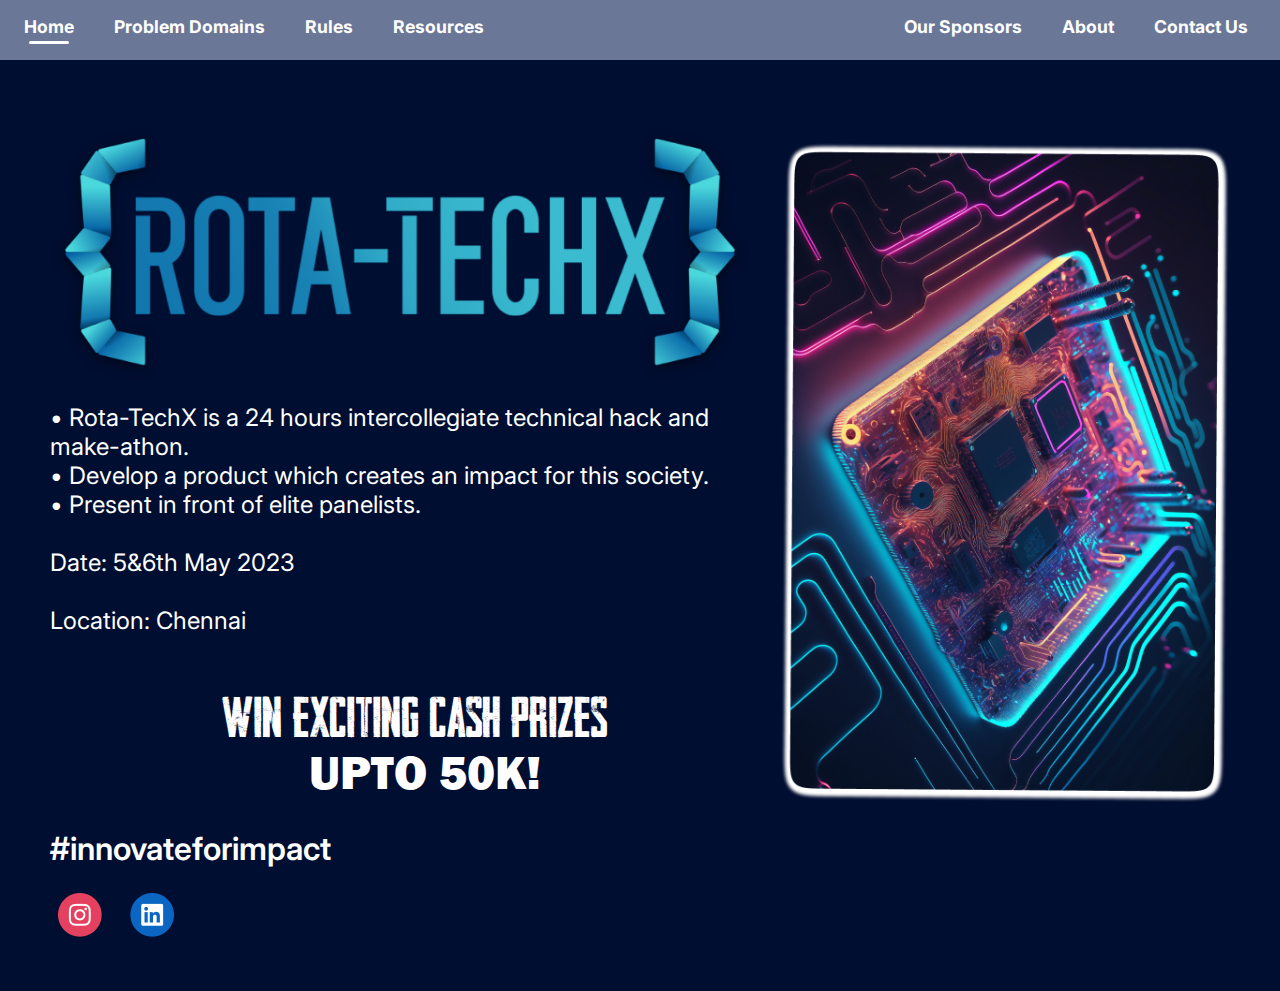
<file: index.html>
<!DOCTYPE html>
<html lang="en">
<head>
   <title>Document</title>
   <link rel="stylesheet" href="index.css">
</head>
<body class="home">
   <nav class="navdesk">
      <section style="padding: 10px;">
         <a href=""><button class="navbtn">Home<center><div class="active"></div></center></button></a>
         <a href="./prob_domain.html"><button class="navbtn">Problem&nbsp;Domains</button></a>
         <a href="./rules.html"><button class="navbtn">Rules</button></a>
         <a href="./resources.html"><button class="navbtn">Resources</button></a>
      </section>
      <section style="padding: 10px;">
         <a href="./sponsors.html"><button class="navbtn">Our Sponsors</button></a>
         <a href="./about.html"><button class="navbtn">About</button></a>
         <a href="./contact.html"><button class="navbtn">Contact Us</button></a>
      </section>
   </nav>
   <nav class="navmobile">
      <button onclick="openmenu();" style="background: transparent; border: transparent;"><h2 style="padding: 1.5rem; font-family: 'Inter'; font-size: 3rem;">☰ ROTA-TECHX</h2></button>
      <div class="nav-mob-list" id="nav-mob-list" style="display: none;">
         <center>
            <a href="./index.html" ><button class="navbtn" style="font-size: 2.5rem; margin-top: 10px;">Home<center><div class="active"></div></center></button></a><br>
            <a href="./prob_domain.html"><button class="navbtn" style="font-size: 2.5rem; margin-top: 10px;">Problem Domains</button></a><br>
            <a href="./rules.html"><button class="navbtn" style="font-size: 2.5rem; margin-top: 10px;">Rules</button></a><br>
            <a href="./resources.html"><button class="navbtn" style="font-size: 2.5rem; margin-top: 10px;">Resources</button></a><br>
            <a href="./sponsors.html"><button class="navbtn" style="font-size: 2.5rem; margin-top: 10px;">Our Sponsors</button></a><br>
            <a href="./about.html"><button class="navbtn" style="font-size: 2.5rem; margin-top: 10px;">About</button></a><br>
            <a href="./contact.html"><button class="navbtn" style="font-size: 2.5rem; margin-top: 10px;">Contact Us</button></a><br>
         </center>
      </div>
   </nav>
   <div class="main">
      <section style="align-items: center;">
         <img src="./Images/Roto techX - no tagline 2.png" alt="" width="700px">
         <p style="font-size: x-large;">• Rota-TechX  is a 24 hours intercollegiate technical hack and make-athon.</br>
         • Develop a product which creates an impact for this society.</br> 
         • Present in front of elite panelists. <br><br>
         Date: 5&6th May 2023 <br><br>
         Location: Chennai</p><br><br>

         <div style=" margin: 1rem 0 0 0rem;"> 
            <center>
            <section style="margin-left: 0rem;">
               <p style="font-family: Awakenning; font-size: 3rem;" id="win">WIN&nbsp;EXCITING&nbsp;CASH&nbsp;PRIZES<br></p>
               <p style="font-family: frahv, sans-serif; font-size: 3rem; margin-left: 20px;">UPTO 50K!</p>
            </section></center>
<!--
            <section style="margin: 0 0 0 4rem">
               <h1 style="font-family:'Inter', sans-serif; font-size: 3rem; margin: 1rem 4rem 0 0rem;">X</h1>
            </section>   

            <section>
               <h1 style="font-family: 'Inter', sans-serif; font-size: 3rem; margin-top: 1rem;">INTERNSHIP</h1>
            </section> -->
         </div>
         <p style="font-size: 2rem; font-weight: 600;margin: 25px 0 25px 0;" id="innovate-text">#innovateforimpact</p>
         <a href="https://www.instagram.com/rotaract_club_of_svce/?igshid=YmMyMTA2M2Y%3D"><img src="./Logos/Instagram.png" alt="" id="social-logo"></a>
         <a href="https://www.linkedin.com/in/rotaract-club-svce-9b297b246/"><img src="./Logos/linkedin.png" alt="" id="social-logo"></a>

      </section>

      <section style="align-items: center;">
         <img src="./Images/central-computer-processor-with-neon-lights-integrated-microchip-circuit-board-server 1.png" alt="" width="450px" style="margin-top: 2rem;">
      </section>
   </div>
   <script src="./index.js"></script>
</body>
</html>
</file>
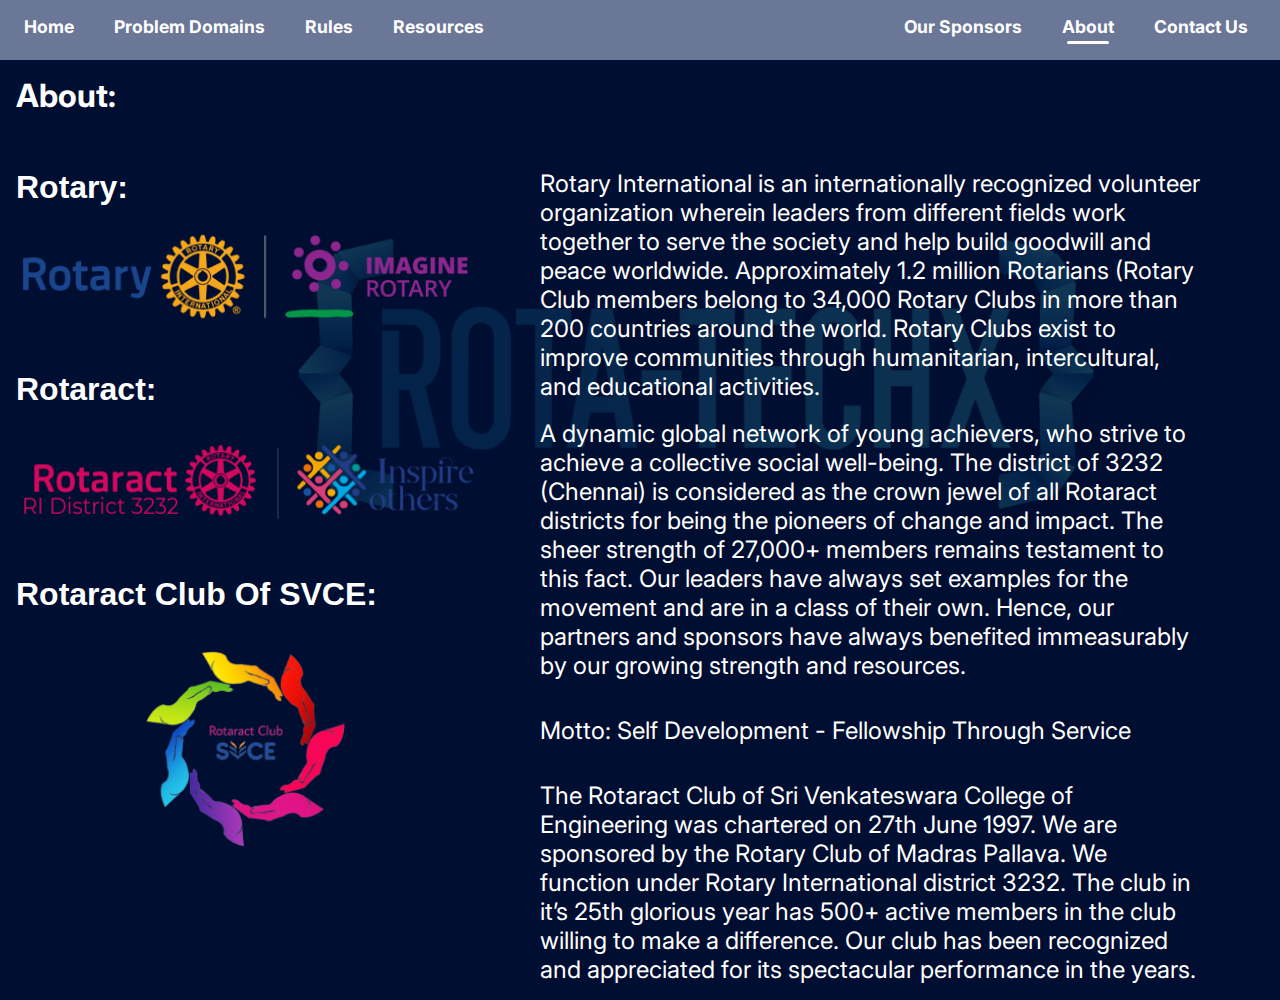
<file: about.html>
<!DOCTYPE html>
<html lang="en">
<head>
   <meta charset="UTF-8">
   <meta http-equiv="X-UA-Compatible" content="IE=edge">
   <meta name="viewport" content="width=device-width, initial-scale=1.0">
   <title>Document</title>
   <link rel="stylesheet" href="index.css">
</head>
<body class="about">
   <nav class="navdesk">
      <section style="padding: 10px;">
         <a href="./index.html"><button class="navbtn">Home</button></a>
         <a href="./prob_domain.html"><button class="navbtn">Problem Domains</button></a>
         <a href="./rules.html"><button class="navbtn">Rules</button></a>
         <a href="./resources.html"><button class="navbtn">Resources</button></a>
      </section>
      <section style="padding: 10px;">
         <a href="./sponsors.html"><button class="navbtn">Our Sponsors</button></a>
         <a href="./about.html"><button class="navbtn">About<center><div class="active"></div></center></button></a>
         <a href="./contact.html"><button class="navbtn">Contact Us</button></a>
      </section>
   </nav>
   <nav class="navmobile">
      <button onclick="openmenu();" style="background: transparent; border: transparent;"><h2 style="padding: 1.5rem; font-family: 'Inter'; font-size: 3rem;" id="about-nav-mob-head">☰ ROTA-TECHX</h2></button>
      <div class="nav-mob-list" id="nav-mob-list" style="display: none;">
         <center>
            <a href="./index.html" ><button class="navbtn" style="font-size: 1.2rem; margin-top: 0px;">Home</button></a><br>
            <a href="./prob_domain.html"><button class="navbtn" style="font-size: 1.2rem; margin-top: 0px;">Problem Domains</button></a><br>
            <a href="./rules.html"><button class="navbtn" style="font-size: 1.2rem; margin-top: 0px;">Rules</button></a><br>
            <a href="./resources.html"><button class="navbtn" style="font-size: 1.2rem; margin-top: 0px;">Resources</button></a><br>
            <a href="./sponsors.html"><button class="navbtn" style="font-size: 1.2rem; margin-top: 0px;">Our Sponsors</button></a><br>
            <a href="./about.html"><button class="navbtn" style="font-size: 1.2rem; margin-top: 0px;">About<center><div class="active"></div></center></button></a><br>
            <a href="./contact.html"><button class="navbtn" style="font-size: 1.2rem; margin-top: 0px;">Contact Us</button></a><br>
         </center>
      </div>
   </nav>
   <div style="margin: 1rem;">
      <h1 style="font-family: 'Inter';">About:</h1><br><br><br>
      <div style="display: grid; grid-template-columns: auto auto;" id="about-desk">
         <section>
            <h1 style="font-family: 'Franklin Gothic Medium', 'Arial Narrow', Arial, sans-serif;">Rotary: </h1><br>
            <img src="./Images/T2223-EN-Lockup-RGB 1.png" alt="" width="460px"><br><br><br>
            <h1 style="font-family: 'Franklin Gothic Medium', 'Arial Narrow', Arial, sans-serif;">Rotaract: </h1><br>
            <img src="./Images/Logo_final_INS_lockup 1.png" alt="" width="460px"><br><br><br>
            <h1 style="font-family: 'Franklin Gothic Medium', 'Arial Narrow', Arial, sans-serif;">Rotaract Club Of SVCE: </h1><br><br>
            <center><img src="./Images/RAC SVCE 1 1.png" alt="" width="200px"></center>
         </section >
         <section style="margin: 0 4rem 0 4rem;">
            <p style="font-size: 1.5rem;">Rotary International is an internationally recognized volunteer organization wherein leaders from different fields work together to serve the society and help build goodwill and peace worldwide. Approximately 1.2 million Rotarians (Rotary Club members belong to 34,000 Rotary Clubs in more than 200 countries around the world. Rotary Clubs exist to improve communities through humanitarian, intercultural, and educational activities.</p><br>
            <p style="font-size: 1.5rem;">A dynamic global network of young achievers, who strive to achieve a collective social well-being. The district of 3232 (Chennai) is considered as the crown jewel of all Rotaract districts for being the pioneers of change and impact. The sheer strength of 27,000+ members remains testament to this fact. Our leaders have always set examples for the movement and are in a class of their own. Hence, our partners and sponsors have always benefited immeasurably by our growing strength and resources.</p><br><br>
            <p style="font-size: 1.5rem;">Motto: Self Development - Fellowship Through Service</p><br><br>
            <p style="font-size: 1.5rem;">The Rotaract Club of Sri Venkateswara College of Engineering was chartered on 27th June 1997. We are sponsored by the Rotary Club of Madras Pallava. We function under Rotary International district 3232. The club in it’s 25th glorious year has 500+ active members in the club willing to make a difference. Our club has been recognized and appreciated for its spectacular performance in the years.</p>
         </section>
      </div>
      <div class="about-mob">
         <section style="margin: 0 4rem 0 4rem;">
            <h1 style="font-family: 'Franklin Gothic Medium', 'Arial Narrow', Arial, sans-serif;">Rotary: </h1><br>
            <img src="./Images/T2223-EN-Lockup-RGB 1.png" alt="" width="300px"><br><br><br>
            <p style="font-size: 1rem;">Rotary International is an internationally recognized volunteer organization wherein leaders from different fields work together to serve the society and help build goodwill and peace worldwide. Approximately 1.2 million Rotarians (Rotary Club members belong to 34,000 Rotary Clubs in more than 200 countries around the world. Rotary Clubs exist to improve communities through humanitarian, intercultural, and educational activities.</p><br>
            <h1 style="font-family: 'Franklin Gothic Medium', 'Arial Narrow', Arial, sans-serif;">Rotaract: </h1><br>
            <img src="./Images/Logo_final_INS_lockup 1.png" alt="" width="300px"><br><br><br>
            <p style="font-size: 1rem;">A dynamic global network of young achievers, who strive to achieve a collective social well-being. The district of 3232 (Chennai) is considered as the crown jewel of all Rotaract districts for being the pioneers of change and impact. The sheer strength of 27,000+ members remains testament to this fact. Our leaders have always set examples for the movement and are in a class of their own. Hence, our partners and sponsors have always benefited immeasurably by our growing strength and resources.</p><br><br>
            <h1 style="font-family: 'Franklin Gothic Medium', 'Arial Narrow', Arial, sans-serif;">Rotaract Club Of SVCE: </h1><br><br>
            <center><img src="./Images/RAC SVCE 1 1.png" alt="" width="150px"></center>
            <p style="font-size: 1rem;">Motto: Self Development - Fellowship Through Service</p><br><br>
            <p style="font-size: 1rem;">The Rotaract Club of Sri Venkateswara College of Engineering was chartered on 27th June 1997. We are sponsored by the Rotary Club of Madras Pallava. We function under Rotary International district 3232. The club in it’s 25th glorious year has 500+ active members in the club willing to make a difference. Our club has been recognized and appreciated for its spectacular performance in the years.</p>
         </section>
         <br><br>
      </div>
   </div>
   <script src="./index.js"></script>

</body>
</html>
</file>
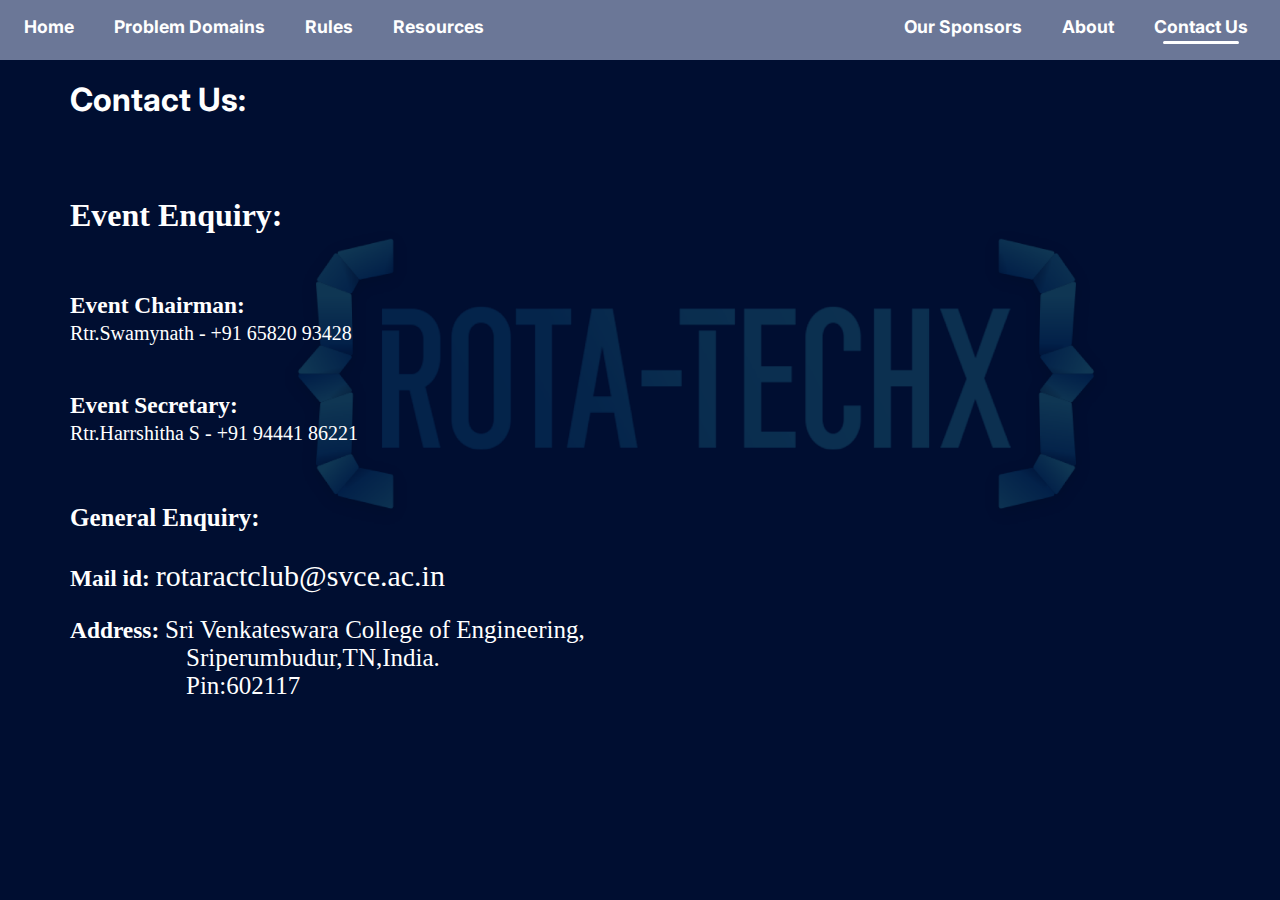
<file: contact.html>
<!DOCTYPE html>
<html lang="en">
<head>
   <title>Document</title>
   <link rel="stylesheet" href="index.css">
</head>
<body class="resource">
   <nav class="navdesk">
      <section style="padding: 10px;">
         <a href="./index.html"><button class="navbtn">Home</button></a>
         <a href="./prob_domain.html"><button class="navbtn">Problem Domains</button></a>
         <a href="./rules.html"><button class="navbtn">Rules</button></a>
         <a href="./resources.html"><button class="navbtn">Resources</button></a>
      </section>
      <section style="padding: 10px;">
         <a href="./sponsors.html"><button class="navbtn">Our Sponsors</button></a>
         <a href="./about.html"><button class="navbtn">About</button></a>
         <a href=""><button class="navbtn">Contact Us<center><div class="active"></div></center></button></a>
      </section>
   </nav>
   <nav class="navmobile">
      <button onclick="openmenu();" style="background: transparent; border: transparent;"><h2 style="padding: 1.5rem; font-family: 'Inter'; font-size: 3rem;">☰ ROTA-TECHX</h2></button>
      <div class="nav-mob-list" id="nav-mob-list" style="display: none;">
         <center>
            <a href="./index.html" ><button class="navbtn" style="font-size: 2.5rem; margin-top: 10px;">Home</button></a><br>
            <a href="./prob_domain.html"><button class="navbtn" style="font-size: 2.5rem; margin-top: 10px;">Problem Domains</button></a><br>
            <a href="./rules.html"><button class="navbtn" style="font-size: 2.5rem; margin-top: 10px;">Rules</button></a><br>
            <a href="./resources.html"><button class="navbtn" style="font-size: 2.5rem; margin-top: 10px;">Resources</button></a><br>
            <a href="./sponsors.html"><button class="navbtn" style="font-size: 2.5rem; margin-top: 10px;">Our Sponsors</button></a><br>
            <a href="./about.html"><button class="navbtn" style="font-size: 2.5rem; margin-top: 10px;">About</button></a><br>
            <a href="./contact.html"><button class="navbtn" style="font-size: 2.5rem; margin-top: 10px;">Contact Us<center><div class="active"></div></center></button></a><br>
         </center>
      </div>
   </nav>
   <div style="font-family: Franklin Gothic,Demi Cond;">
<h1 style="font-size:2rem" class="header">Contact Us:</h1>
<br>
<h1 class="header2">Event Enquiry:</h1>
<br>
<div class="par-cont">
<!-- <h3 class="mail" style="margin-top:-15px;">Mail id:&nbsp;<span>rotatechx@gmail.com</span></h3><br> -->
<h3 class="mail">Event Chairman:&nbsp;<br><span style="font-size: 20px;">Rtr.Swamynath - +91 65820 93428</span></h3><br><br>
<h3 class="mail">Event Secretary:&nbsp;<br><span style="font-size: 20px;">Rtr.Harrshitha S - +91 94441 86221</span></h3>
<br>
<h1 style="margin-top: 35px; font-size: 25px;">General Enquiry:</h1>
<br>
<h3 class="mail" style="margin-top: 4px;">Mail id:&nbsp;<span>rotaractclub@svce.ac.in</span></h3><br>
<h3 class="mail">Address:&nbsp;<span style="font-size: 25px;">Sri Venkateswara College of Engineering,<br><div style="margin-left: 116px;">
   Sriperumbudur,TN,India.<br>Pin:602117</span></div></h3>
</div>
</div>
<script src="./index.js"></script>

   </body>
   </html>
</file>
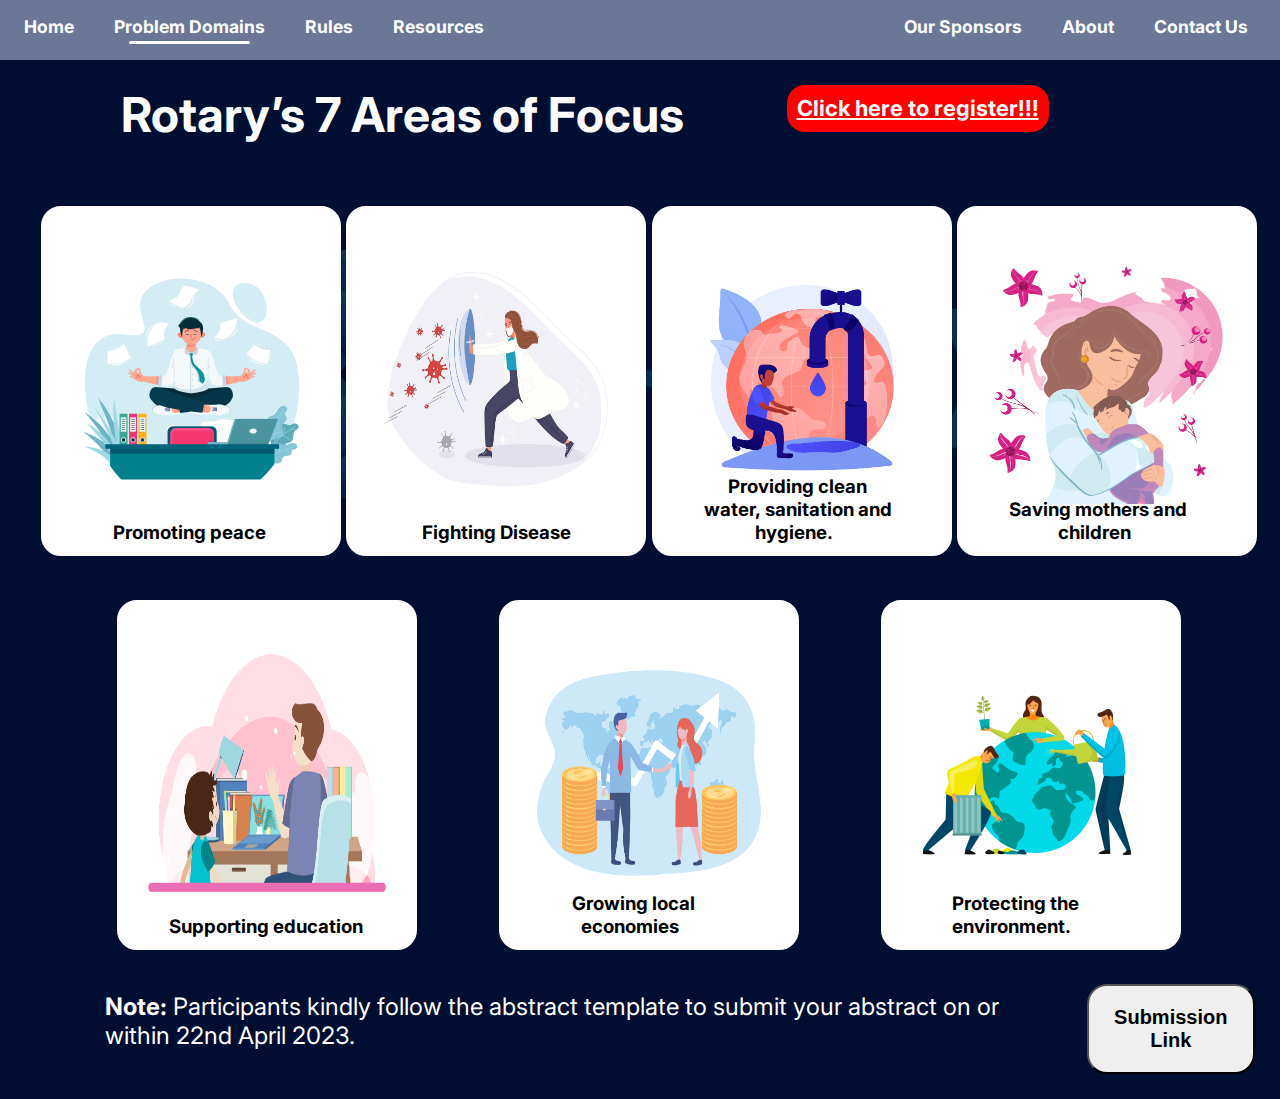
<file: prob_domain.html>
<!DOCTYPE html>
<html lang="en">
<head>
   <title>Document</title>
   <link rel="stylesheet" href="index.css">
</head>
<body class="probdomain">
   <nav class="navdesk">
      <section style="padding: 10px;">
         <a href="./index.html"><button class="navbtn">Home</button></a>
         <a href=""><button class="navbtn">Problem&nbsp;Domains<center><div class="active"></div></center></button></a>
         <a href="./rules.html"><button class="navbtn">Rules</button></a>
         <a href="./resources.html"><button class="navbtn">Resources</button></a>
      </section>
      <section style="padding: 10px;">
         <a href="./sponsors.html"><button class="navbtn">Our Sponsors</button></a>
         <a href="./about.html"><button class="navbtn">About</button></a>
         <a href="./contact.html"><button class="navbtn">Contact Us</button></a>
      </section>
   </nav>
   <nav class="navmobile">
      <button onclick="openmenu();" style="background: transparent; border: transparent;"><h2 style="padding: 1.5rem; font-family: 'Inter'; font-size: 3rem;">☰ ROTA-TECHX</h2></button>
      <div class="nav-mob-list" id="nav-mob-list" style="display: none;">
         <center>
            <a href="./index.html" ><button class="navbtn" style="font-size: 2.5rem; margin-top: 10px;">Home</button></a><br>
            <a href="./prob_domain.html"><button class="navbtn" style="font-size: 2.5rem; margin-top: 10px;">Problem Domains<center><div class="active"></div></center></button></a><br>
            <a href="./rules.html"><button class="navbtn" style="font-size: 2.5rem; margin-top: 10px;">Rules</button></a><br>
            <a href="./resources.html"><button class="navbtn" style="font-size: 2.5rem; margin-top: 10px;">Resources</button></a><br>
            <a href="./sponsors.html"><button class="navbtn" style="font-size: 2.5rem; margin-top: 10px;">Our Sponsors</button></a><br>
            <a href="./about.html"><button class="navbtn" style="font-size: 2.5rem; margin-top: 10px;">About</button></a><br>
            <a href="./contact.html"><button class="navbtn" style="font-size: 2.5rem; margin-top: 10px;">Contact Us</button></a><br>
         </center>
      </div>
   </nav>
   <div style="margin: 25px;">
      <section style="display: flex; justify-content: space-between; margin: 0 6rem 0 6rem;">
         <!-- <center> -->
            <center><h1 style="font-family: 'Inter',sans-serif; font-size: 3rem;" id="rotary-heading">Rotary’s 7 Areas of Focus</h1><br><br></center>
            <a href="https://forms.gle/bwoPdzJupSbRSz8w5"><center><button  class="button" style="margin-top: 0;"><u style="font-family: 'Inter'; font-weight: bold;" id="click-here-probdomain"> Click here to register!!!</u></button></center></a><br><br>
         <!-- </center> -->
      </section>
      <section>
         <div id="event-list1" style="display: flex; justify-content: space-evenly;  margin-top: 10px;" >
            <div class="container">
               <a href="https://www.rotary.org/en/our-causes/promoting-peace" ><button class="event_button"><img src="./Images/peace.png" alt="" width="250px" height="250px" style="border-radius: 20px;"></button>
               <h3 class="bottom-left" >&nbsp;&nbsp;&nbsp;&nbsp;&nbsp;Promoting&nbsp;peace&nbsp;&nbsp;</h3></a>
            </div>
            <div class="container">
               <a href="https://www.rotary.org/en/our-causes/fighting-disease"><button class="event_button"><img src="./Images/disease.png" alt="" width="250px" height="250px" style="border-radius: 20px;"></button>
               <h3 class="bottom-left" >&nbsp;&nbsp;&nbsp;&nbsp;&nbsp;&nbsp;Fighting&nbsp;Disease&nbsp;&nbsp;</h3></a>
            </div>
            <div class="container">
               <a href="https://www.rotary.org/en/our-causes/providing-clean-water"><button class="event_button"><img src="./Images/water  sanitatin.jpg" alt="" width="250px" height="250px" style="border-radius: 20px;"></button>
               <h3 class="bottom-left water" >Providing&nbsp;clean water,&nbsp;sanitation&nbsp;and hygiene.&nbsp;&nbsp;</h3></a>
            </div>
            <div class="container">
               <a href="https://www.rotary.org/en/our-causes/saving-mothers-and-children"><button class="event_button"><img src="./Images/maternal and child.png" alt="" width="250px" height="250px" style="border-radius: 20px;"></button>
               <h3 class="bottom-left mother" >Saving&nbsp;mothers&nbsp;and children&nbsp;&nbsp;</h3></a>
            </div>
         </div>
         <div id="event-list2" style="display: flex; justify-content: space-evenly;  margin-top: 10px;">
            <div class="container">
               <a href="https://www.rotary.org/en/our-causes/supporting-education"><button class="event_button"><img src="./Images/education.png" alt="" width="250px" height="250px" style="border-radius: 20px;"></button>
               <h3 class="bottom-left education" > Supporting&nbsp;education&nbsp;&nbsp;</h3></a>
            </div>
            <div class="container">
               <a href="https://www.rotary.org/en/our-causes/growing-local-economies"><button class="event_button"><img src="./Images/economic dev..png" alt="" width="250px" height="250px" style="border-radius: 20px;"></button>
               <h3 class="bottom-left economy" >Growing&nbsp;local economies&nbsp;&nbsp;</h3></a>
            </div>
            <div class="container">
               <a href="https://www.rotary.org/en/our-causes/protecting-environment"><button class="event_button"><img src="./Images/environment.png" alt="" width="250px" height="250px" style="border-radius: 20px;"></button>
               <h3 class="bottom-left environment" >Protecting&nbsp;the environment.&nbsp;&nbsp;</h3></a>
            </div>
         </div>
      </section>

      <section style="display: flex;">
         <p style="font-size: x-large; margin: 1.5rem 0 0 5rem;"><strong>Note:</strong> Participants kindly follow the abstract template to submit your abstract on or within 22nd April 2023.</p>
         <a href="https://forms.gle/bwoPdzJupSbRSz8w5" style="margin: 1rem 0 0 2rem;"><center><button style="padding: 20px; border-radius: 20px;"><h2 style="color:black;" id="submission-btn">Submission Link</h2></button></center></a>
      </section>

   </div>
   <script src="./index.js"></script>

</body>
</html>
</file>
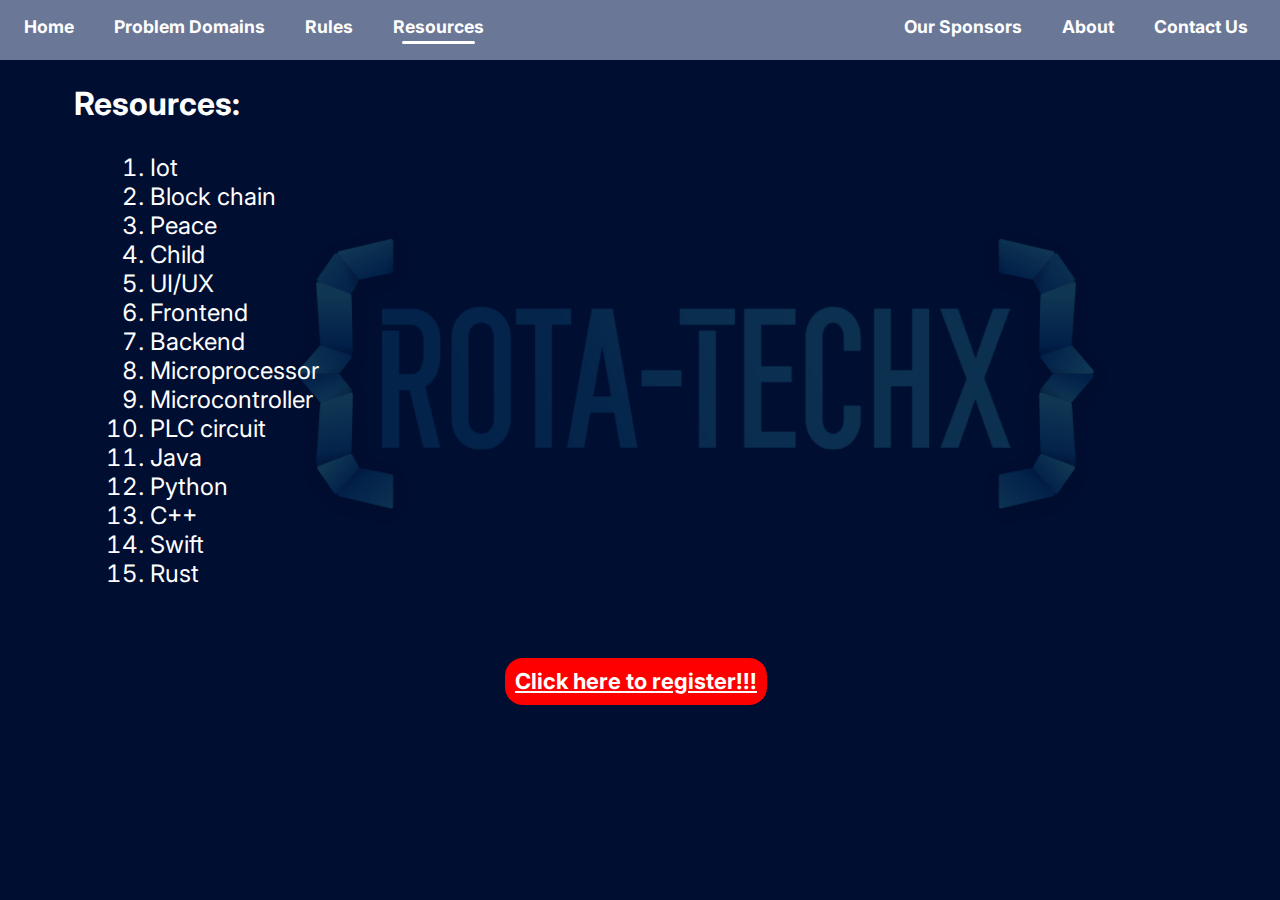
<file: resources.html>
<!DOCTYPE html>
<html lang="en">
<head>
   <title>Document</title>
   <link rel="stylesheet" href="index.css">
</head>
<body class="resource">
   <nav class="navdesk">
      <section style="padding: 10px;">
         <a href="./index.html"><button class="navbtn">Home</button></a>
         <a href="./prob_domain.html"><button class="navbtn">Problem Domains</button></a>
         <a href="./rules.html"><button class="navbtn">Rules</button></a>
         <a href=""><button class="navbtn">Resources<center><div class="active"></div></center></button></a>
      </section>
      <section style="padding: 10px;">
         <a href="./sponsors.html"><button class="navbtn">Our Sponsors</button></a>
         <a href="./about.html"><button class="navbtn">About</button></a>
         <a href="./contact.html"><button class="navbtn">Contact Us</button></a>
      </section>
   </nav>
   <nav class="navmobile">
      <button onclick="openmenu();" style="background: transparent; border: transparent;"><h2 style="padding: 1.5rem; font-family: 'Inter'; font-size: 3rem;">☰ ROTA-TECHX</h2></button>
      <div class="nav-mob-list" id="nav-mob-list" style="display: none;">
         <center>
            <a href="./index.html" ><button class="navbtn" style="font-size: 2.5rem; margin-top: 10px;">Home</button></a><br>
            <a href="./prob_domain.html"><button class="navbtn" style="font-size: 2.5rem; margin-top: 10px;">Problem Domains</button></a><br>
            <a href="./rules.html"><button class="navbtn" style="font-size: 2.5rem; margin-top: 10px;">Rules</button></a><br>
            <a href="./resources.html"><button class="navbtn" style="font-size: 2.5rem; margin-top: 10px;">Resources<center><div class="active"></div></center></button></a><br>
            <a href="./sponsors.html"><button class="navbtn" style="font-size: 2.5rem; margin-top: 10px;">Our Sponsors</button></a><br>
            <a href="./about.html"><button class="navbtn" style="font-size: 2.5rem; margin-top: 10px;">About</button></a><br>
            <a href="./contact.html"><button class="navbtn" style="font-size: 2.5rem; margin-top: 10px;">Contact Us</button></a><br>
         </center>
      </div>
   </nav>
   <div style="margin: 1.5rem;">
      <h1 style="font-family: 'Inter'; font-size: 2rem;margin-left: 50px" id="resource-text">Resources:</h1><br><br>
   </div>
   <ol class="list" >
      <li>Iot</li>
      <li>Block chain</li>
      <li>Peace</li>
      <li>Child</li>
      <li>UI/UX</li>
      <li>Frontend</li>
      <li>Backend</li>
      <li>Microprocessor</li>
      <li>Microcontroller</li>
      <li>PLC circuit</li>
      <li>Java</li>
      <li>Python</li>
      <li>C++</li>
      <li>Swift</li>
      <li>Rust</li>

   </ol>

   <center><a href="https://forms.gle/bwoPdzJupSbRSz8w5"><button  class="button"><u style="font-family: 'Inter'; font-weight: bold;" id="resource-btn"> Click here to register!!!</u></button></a></center>
   <script src="./index.js"></script>
</body>
</html>
</file>
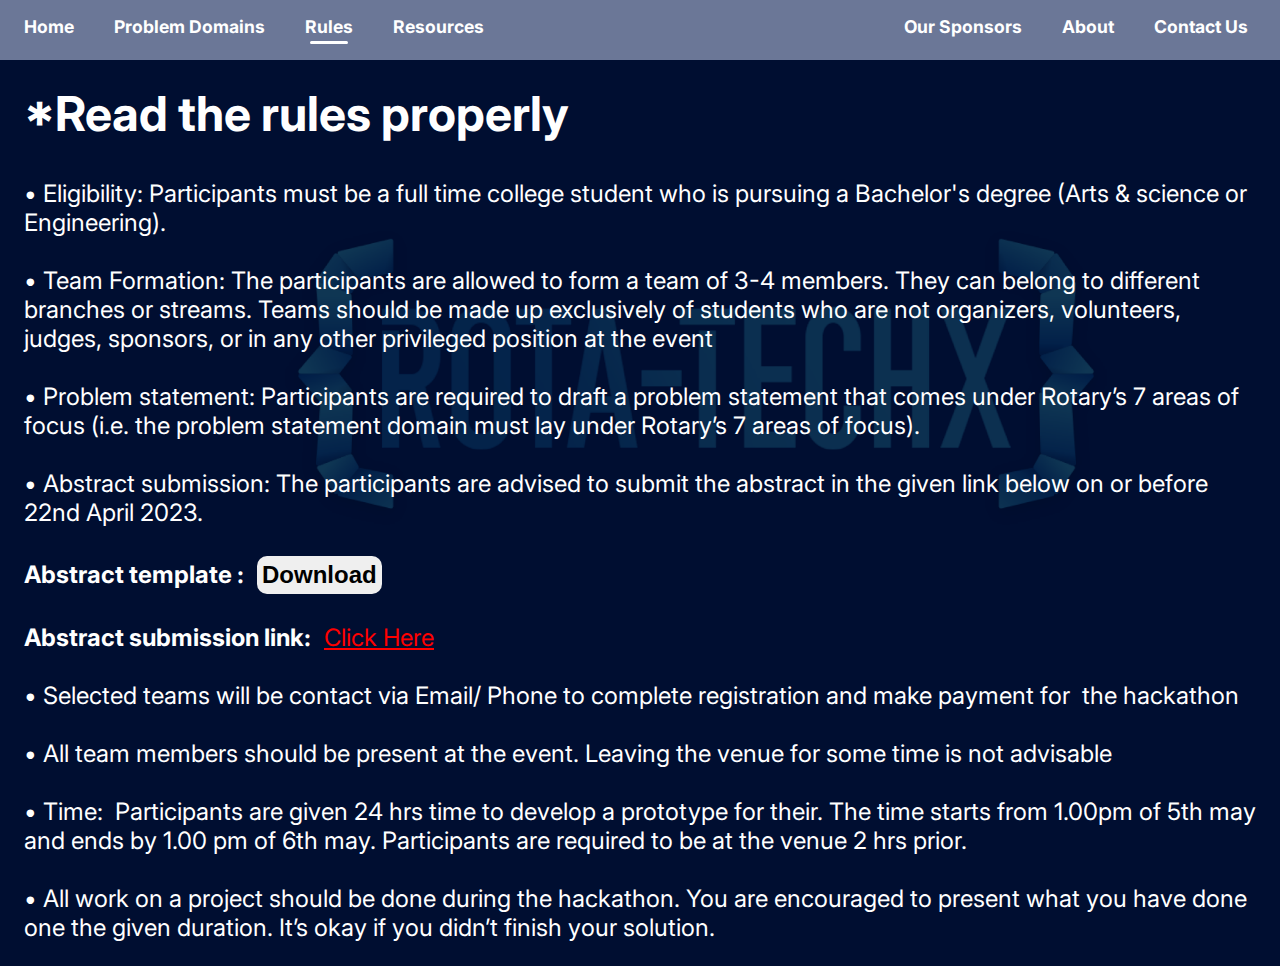
<file: rules.html>
<!DOCTYPE html>
<html lang="en">
<head>
   <title>Document</title>
   <link rel="stylesheet" href="index.css">
</head>
<body class="rules">
   <nav class="navdesk">
      <section style="padding: 10px;">
         <a href="./index.html"><button class="navbtn">Home</button></a>
         <a href="./prob_domain.html"><button class="navbtn">Problem Domains</button></a>
         <a href=""><button class="navbtn">Rules<center><div class="active"></div></center></button></a>
         <a href="./resources.html"><button class="navbtn">Resources</button></a>
      </section>
      <section style="padding: 10px;">
         <a href="./sponsors.html"><button class="navbtn">Our Sponsors</button></a>
         <a href="./about.html"><button class="navbtn">About</button></a>
         <a href="./contact.html"><button class="navbtn">Contact Us</button></a>
      </section>
   </nav>
   <nav class="navmobile">
      <button onclick="openmenu();" style="background: transparent; border: transparent;"><h2 style="padding: 1.5rem; font-family: 'Inter'; font-size: 3rem;">☰ ROTA-TECHX</h2></button>
      <div class="nav-mob-list" id="nav-mob-list" style="display: none;">
         <center>
            <a href="./index.html" ><button class="navbtn" style="font-size: 2.5rem; margin-top: 10px;">Home</button></a><br>
            <a href="./prob_domain.html"><button class="navbtn" style="font-size: 2.5rem; margin-top: 10px;">Problem Domains</button></a><br>
            <a href="./rules.html"><button class="navbtn" style="font-size: 2.5rem; margin-top: 10px;">Rules<center><div class="active"></div></center></button></a><br>
            <a href="./resources.html"><button class="navbtn" style="font-size: 2.5rem; margin-top: 10px;">Resources</button></a><br>
            <a href="./sponsors.html"><button class="navbtn" style="font-size: 2.5rem; margin-top: 10px;">Our Sponsors</button></a><br>
            <a href="./about.html"><button class="navbtn" style="font-size: 2.5rem; margin-top: 10px;">About</button></a><br>
            <a href="./contact.html"><button class="navbtn" style="font-size: 2.5rem; margin-top: 10px;">Contact Us</button></a><br>
         </center>
      </div>
   </nav>
   <div style="margin: 1.5rem;">
      <h1 style="font-family: 'Inter' ,sans-serif; font-size: 3rem;">*Read the rules properly</h1><br><br>
      <p style="font-size: x-large;">• Eligibility: Participants must be a full time college student who is pursuing a Bachelor's degree (Arts & science or Engineering). <br><br>
         • Team Formation: The participants are allowed to form a team of 3-4 members. They can belong to different branches or streams. Teams should be made up exclusively of students who are not organizers, volunteers, judges, sponsors, or in any other privileged position at the event <br><br>
         • Problem statement: Participants are required to draft a problem statement that comes under Rotary’s 7 areas of focus (i.e. the problem statement domain must lay under Rotary’s 7 areas of focus). <br><br>
         • Abstract submission: The participants are advised to submit the abstract in the given link below on or before 22nd April 2023. <br><br>
         <strong>Abstract template : </strong><a href="https://docs.google.com/document/d/179jp6yvB-EkZV3L8j0vULNiX5Gf4Spb1/edit?usp=sharing&ouid=108406920001485030655&rtpof=true&sd=true "><button class="download"><strong style="color: black; font-size: x-large;">Download</strong></button></a><br><br>
         <strong>Abstract submission link: </strong><a href="https://forms.gle/bwoPdzJupSbRSz8w5" style="text-decoration:underline; color: red;">Click Here</a> <br><br>
         • Selected teams will be contact via Email/ Phone to complete registration and make payment for  the hackathon <br><br>
         • All team members should be present at the event. Leaving the venue for some time is not advisable  <br><br>
         • Time:  Participants are given 24 hrs time to develop a prototype for their. The time starts from 1.00pm of 5th may and ends by 1.00 pm of 6th may. Participants are required to be at the venue 2 hrs prior. <br><br>
         • All work on a project should be done during the hackathon. You are encouraged to present what you have done one the given duration. It’s okay if you didn’t finish your solution. <br></p>
   </div>
   <script src="./index.js"></script>
</body>
</html>
</file>
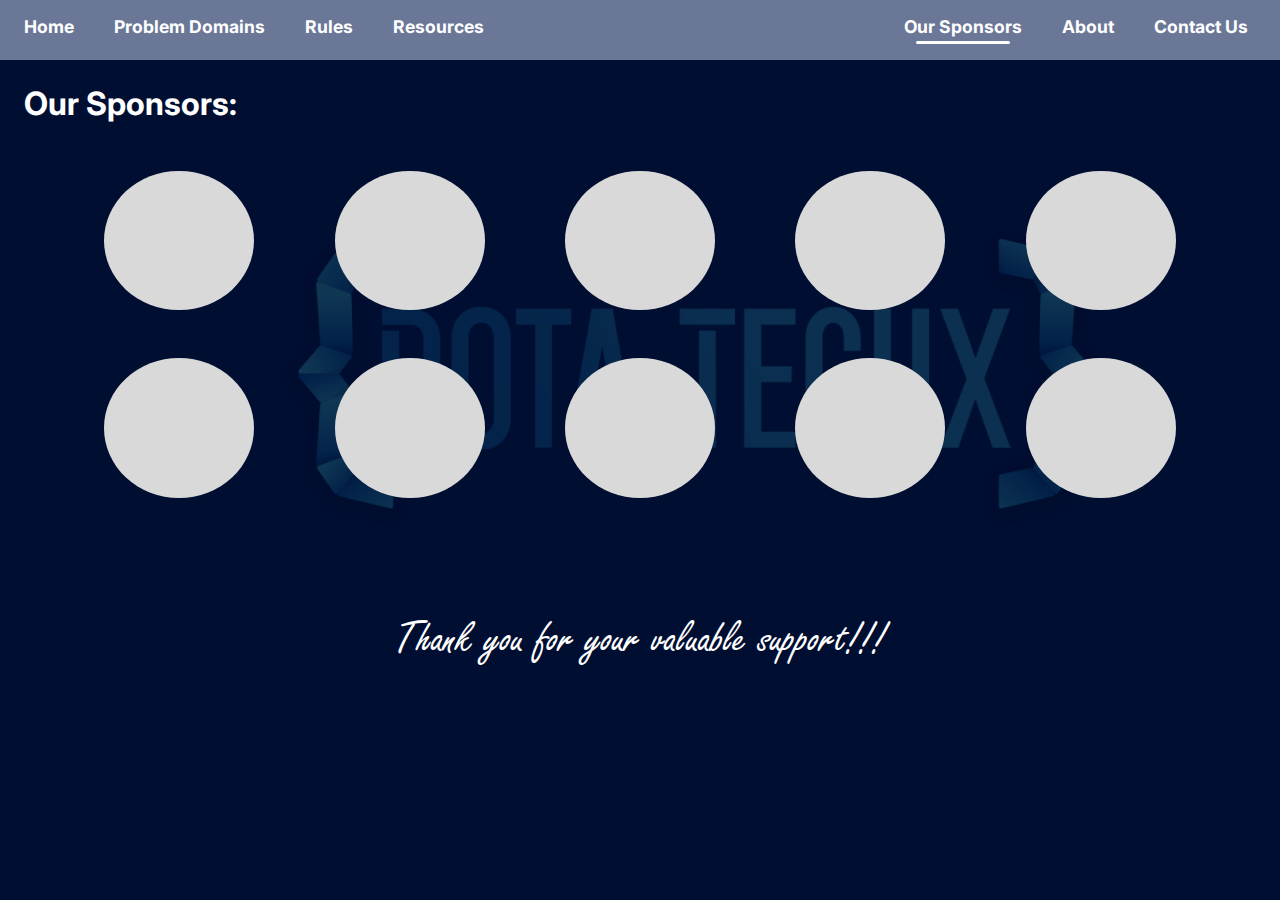
<file: sponsors.html>
<!DOCTYPE html>
<html lang="en">
<head>
    <title>Document</title>
    <link rel="stylesheet" href="index.css">
    <link href="https://www.dafontfree.net/embed/ZnJlZXN0eWxlLXNjcmlwdC1yZWd1bGFyJmRhdGEvMTMvZi82NDgxMy9GUkVFU0NQVC5UVEY" rel="stylesheet" type="text/css"/>
</head>
<body class="sponser">
    <nav class="navdesk">
        <section style="padding: 10px;">
           <a href="./index.html"><button class="navbtn">Home</button></a>
           <a href="./prob_domain.html"><button class="navbtn">Problem Domains</button></a>
           <a href="./rules.html"><button class="navbtn">Rules</button></a>
           <a href="./resources.html"><button class="navbtn">Resources</button></a>
        </section>
        <section style="padding: 10px;">
           <a href="./sponsor.html"><button class="navbtn">Our Sponsors<center><div class="active"></div></center></button></a>
           <a href="./about.html"><button class="navbtn">About</button></a>
           <a href="./contact.html"><button class="navbtn">Contact Us</button></a>
        </section>
     </nav>
     <nav class="navmobile">
      <button onclick="openmenu();" style="background: transparent; border: transparent;"><h2 style="padding: 1.5rem; font-family: 'Inter'; font-size: 3rem;">☰ ROTA-TECHX</h2></button>
      <div class="nav-mob-list" id="nav-mob-list" style="display: none;">
         <center>
            <a href="./index.html" ><button class="navbtn" style="font-size: 2.5rem; margin-top: 10px;">Home</button></a><br>
            <a href="./prob_domain.html"><button class="navbtn" style="font-size: 2.5rem; margin-top: 10px;">Problem Domains</button></a><br>
            <a href="./rules.html"><button class="navbtn" style="font-size: 2.5rem; margin-top: 10px;">Rules</button></a><br>
            <a href="./resources.html"><button class="navbtn" style="font-size: 2.5rem; margin-top: 10px;">Resources</button></a><br>
            <a href="./sponsors.html"><button class="navbtn" style="font-size: 2.5rem; margin-top: 10px;">Our Sponsors<center><div class="active"></div></center></button></a><br>
            <a href="./about.html"><button class="navbtn" style="font-size: 2.5rem; margin-top: 10px;">About</button></a><br>
            <a href="./contact.html"><button class="navbtn" style="font-size: 2.5rem; margin-top: 10px;">Contact Us</button></a><br>
         </center>
      </div>
   </nav>
     <div style="margin:1.5rem;">
        <h1 style="font-family: 'Inter" id="sponsor-text">Our Sponsors: </h1>
        <div class="sponsor-desk">
            <section style="display: flex; justify-content: space-evenly; margin-top: 3rem;" id="sponsor1">
                <img src="./Images/blank.png" alt="" width="150px" style="border-radius: 50%;">
                <img src="./Images/blank.png" alt="" width="150px" style="border-radius: 50%;">
                <img src="./Images/blank.png" alt="" width="150px" style="border-radius: 50%;">
                <img src="./Images/blank.png" alt="" width="150px" style="border-radius: 50%;">
                <img src="./Images/blank.png" alt="" width="150px" style="border-radius: 50%;">
            </section>
            <section style="display: flex; justify-content: space-evenly; margin-top: 3rem;" id="sponsor2">
                <img src="./Images/blank.png" alt="" width="150px" style="border-radius: 50%;">
                <img src="./Images/blank.png" alt="" width="150px" style="border-radius: 50%;">
                <img src="./Images/blank.png" alt="" width="150px" style="border-radius: 50%;">
                <img src="./Images/blank.png" alt="" width="150px" style="border-radius: 50%;">
                <img src="./Images/blank.png" alt="" width="150px" style="border-radius: 50%;">
            </section>
        </div>
         <div class="sponsor-mob">
            <section id="sponsor-group-mob">
               <img src="./Images/blank.png" alt="" width="250px" style="border-radius: 50%;">
               <img src="./Images/blank.png" alt="" width="250px" style="border-radius: 50%;">
            </section>
            <section id="sponsor-group-mob">
               <img src="./Images/blank.png" alt="" width="250px" style="border-radius: 50%;">
               <img src="./Images/blank.png" alt="" width="250px" style="border-radius: 50%;">
            </section>
            <section id="sponsor-group-mob">
               <img src="./Images/blank.png" alt="" width="250px" style="border-radius: 50%;">
               <img src="./Images/blank.png" alt="" width="250px" style="border-radius: 50%;">
            </section>
            <section id="sponsor-group-mob">
               <img src="./Images/blank.png" alt="" width="250px" style="border-radius: 50%;">
               <img src="./Images/blank.png" alt="" width="250px" style="border-radius: 50%;">
            </section>
            <section id="sponsor-group-mob">
               <img src="./Images/blank.png" alt="" width="250px" style="border-radius: 50%;">
               <img src="./Images/blank.png" alt="" width="250px" style="border-radius: 50%;">
            </section>
         </div>
     </div>
     <center><h1 style=" font-family: FSS; font-weight: lighter; font-size: 3rem; margin-top: 7rem;" id="thankyou-text">Thank you for your valuable support!!!</h1></center>
     <script src="./index.js"></script>
</body>
</html>
</file>
<file: index.css>
@import url('https://fonts.googleapis.com/css2?family=Inter&display=swap');

@font-face {
   font-family: 'Awakenning';
   src: url(./Fonts/AWAKENNING\ Personal\ Use.ttf);
}

@font-face {
   font-family: 'Frahv';
   src: url(./Fonts/Franklin\ Gothic\ Heavy\ Regular.ttf);
}

@font-face{
   font-family: 'FSS';
   src: url(./Fonts/FREESCPT.TTF);
}

*{
   padding: 0;
   margin: 0;
   color: white;

}

.home{
   background-image: none;
}

body{
   background-color: #000e31;
   background-image: url(./Images/Roto\ techX\ -\ no\ tagline\ transparent.png);
   background-repeat: no-repeat;
   background-position: 280px 220px;
   background-size: 65%;
}

nav{
   background-color: #6b7797;
   display: flex;
   justify-content: space-between;
}

.navdesk{
   display: flex;
}

.navmobile{
   display: none;
}


a{
   text-decoration: none;
   margin: 0 1rem 0 0.5rem;
}

.navbtn{
   background: transparent;
   border: transparent;
   padding: 6px;
   font-family: 'Inter',sans-serif;
   font-size: 1.1rem;
   font-weight: bold;
}

.active{
   border-bottom: solid 3px white;
   border-radius: 2px;
   width: 80%;
   margin-top: 3.5px;
}

.main{
   display: grid;
   grid-template-columns: auto auto;
   margin: 50px;
}

p{
   font-family: 'Inter', sans-serif;
}


/* Problem Domain */
.probdomain{
   background-image: url(./Images/Roto\ techX\ -\ no\ tagline\ transparent.png);
   background-repeat: no-repeat;
   background-position: 280px 220px;
   background-size: 65%;
}

.event_button{
   border: white solid 2px;
   /* background: transparent !important; */
   height:350px;
   width:300px;
   background: white;
   border-radius: 20px;
}

.container {
   margin: 1rem 0 0 0;
   position: relative;
   width: 250px;
   text-align: center;
}

#event-list1,#event-list2{
   margin-left: -3rem;
}
.bottom-left {
   position: absolute;
   bottom: 30px;
   left: 60px;
   padding-right: 25px;
   font-family: 'Inter' ,sans-serif;
   color: black;
}

/* Rules Page */
.rules{
   background-image: url(./Images/Roto\ techX\ -\ no\ tagline\ transparent.png);
   background-repeat: no-repeat;
   background-position: 280px 220px;
   background-size: 65%;
}

.download{
   padding: 5px;
   border: transparent;
   border-radius: 10px;
}

/* Resource Page */
.resource{
   background-image: url(./Images/Roto\ techX\ -\ no\ tagline\ transparent.png);
   background-repeat: no-repeat;
   background-position: 280px 220px;
   background-size: 65%;
}

.list{
   margin-top: -30px;
   margin-left: 150px;
   font-size: 30px;
   font-family: inter;
   font-weight: bolder;

}

.button{
   border-radius: 18px;
   font-size:22px;
   padding: 10px;
   background-color: #FF0000;
   margin-top: 70px;
   border: transparent;
}

.header
{
   font-family: 'Inter';
   margin-left: 70px;
   margin-top:20px;
}
.header2{
   margin-left: 70px;
   margin-top:60px;
}

.par-cont{
   margin-left: 70px;
   margin-top:40px;
   font-size:20px;
}

span{
   font-size: 30px;
   font-weight: 300;
}

li{
   font-weight: lighter;
   font-size: x-large;
}

/* About Page */
.about{
   background-image: url(./Images/Roto\ techX\ -\ no\ tagline\ transparent.png);
   background-repeat: no-repeat;
   background-position: 280px 220px;
   background-size: 65%;
}

.about-mob{
   display: none;
}

/* Sponser Page */
.sponser{
   background-image: url(./Images/Roto\ techX\ -\ no\ tagline\ transparent.png);
   background-repeat: no-repeat;
   background-position: 280px 220px;
   background-size: 65%;
}

.sponsor-mob{
   display: none;
}

/* Media query */
@media only screen and (max-width:1202px) {
   .main{
      display: block;
   }

   .main > section:nth-child(2) > img{
      display: none;
   }
}

@media only screen and (max-width:1158px) {
   /* HomePage */
   body{
      background-image: url(./Images/output-onlinepngtools.png) !important;
      /* background-blend-mode: !important; */
      /* background-color: black !important; */
      /* background-repeat: repeat !important; */
      background-color: black !important;
      background-position: center !important;
      background-size:cover !important;
      background-repeat: repeat !important;

   }

   .navdesk{
      display: none;
   }

   .navmobile{
      display: block;
   }

   .main > section:nth-child(1) > img{
      width: 47rem;
   }

   .main > section:nth-child(1){
      text-align: center;
   }
   .main{
      margin: 1rem;
   }

   #innovate-text{
      margin-top: 10rem !important;
      font-size: 4rem !important;
   }

   #social-logo{
      margin-top: 10rem !important;

      width: 100px;
   }

   /* Problem domain */
   #event-list1,#event-list2{
      display: block !important;
      margin: 0 0 0 5rem !important;
   }
   div > section:nth-child(1){
      display: block !important;
      margin: 0 !important;
   }

   div > section:nth-child(3){
      display: block !important;
      margin: 0 !important;
   }

   div > section:nth-child(3) > p{
      display: block !important;
      margin: 2rem 0 0 0 !important;
      font-size: 2rem !important;
   }

   .bottom-left{
      font-size: 3rem;
   }

   .event_button > img{
      width:530px;
      height:530px;
   }

   .event_button{
      width: 750px;
      height: 750px;
   }

   .bottom-left{
      left: 120px;
   }

   #click-here-probdomain{
      margin-top: 0rem !important;
      font-size: 2.5rem !important;
   }

   /* Resource Page */

   #resource-text{
      font-size: 4rem !important;
   }

   li{
      font-size: 2rem;
      margin-top: 20px;
      font-weight: lighter;
   }

   #resource-btn{
      font-size: 3rem;
   }

   /* About page */
   #about-desk{
      display: none !important;
   }

   #about-nav-mob-head{
      font-size: 1.3rem !important;
      padding: 10px !important;
   }

   .about-mob{
      display: block;
   }

   .sponsor-mob{
      display: block;
   }

   .sponsor-desk{
      display: none;
   }

   #sponsor-text{
      font-size: 4rem !important;
   }

   #sponsor-group-mob > img{
      margin-top: 5rem;
      margin-left: 9rem;
   }

   #thankyou-text{
      font-size: 5rem !important;
      margin-top: 4.5rem !important;
   }

   #rotary-heading{
      margin-top: 7rem;
      font-size: 4rem !important;
      margin-bottom: -7rem;
   }

   #submission-btn{
      font-size: 2rem !important;
   }

   .download > strong{
      font-size: 3rem !important;
   }

   .download{
      padding: 0.6rem;
   }

   .water{
      margin-left: 2.2rem;
   }

   .mother{
      margin-left: 2.9rem;
   }

   .education{
      margin-left: 2rem;
   }

   .economy{
      margin-left: 7rem;
   }

   .environment{
      margin-left: 7rem;
   }
}
</file>
